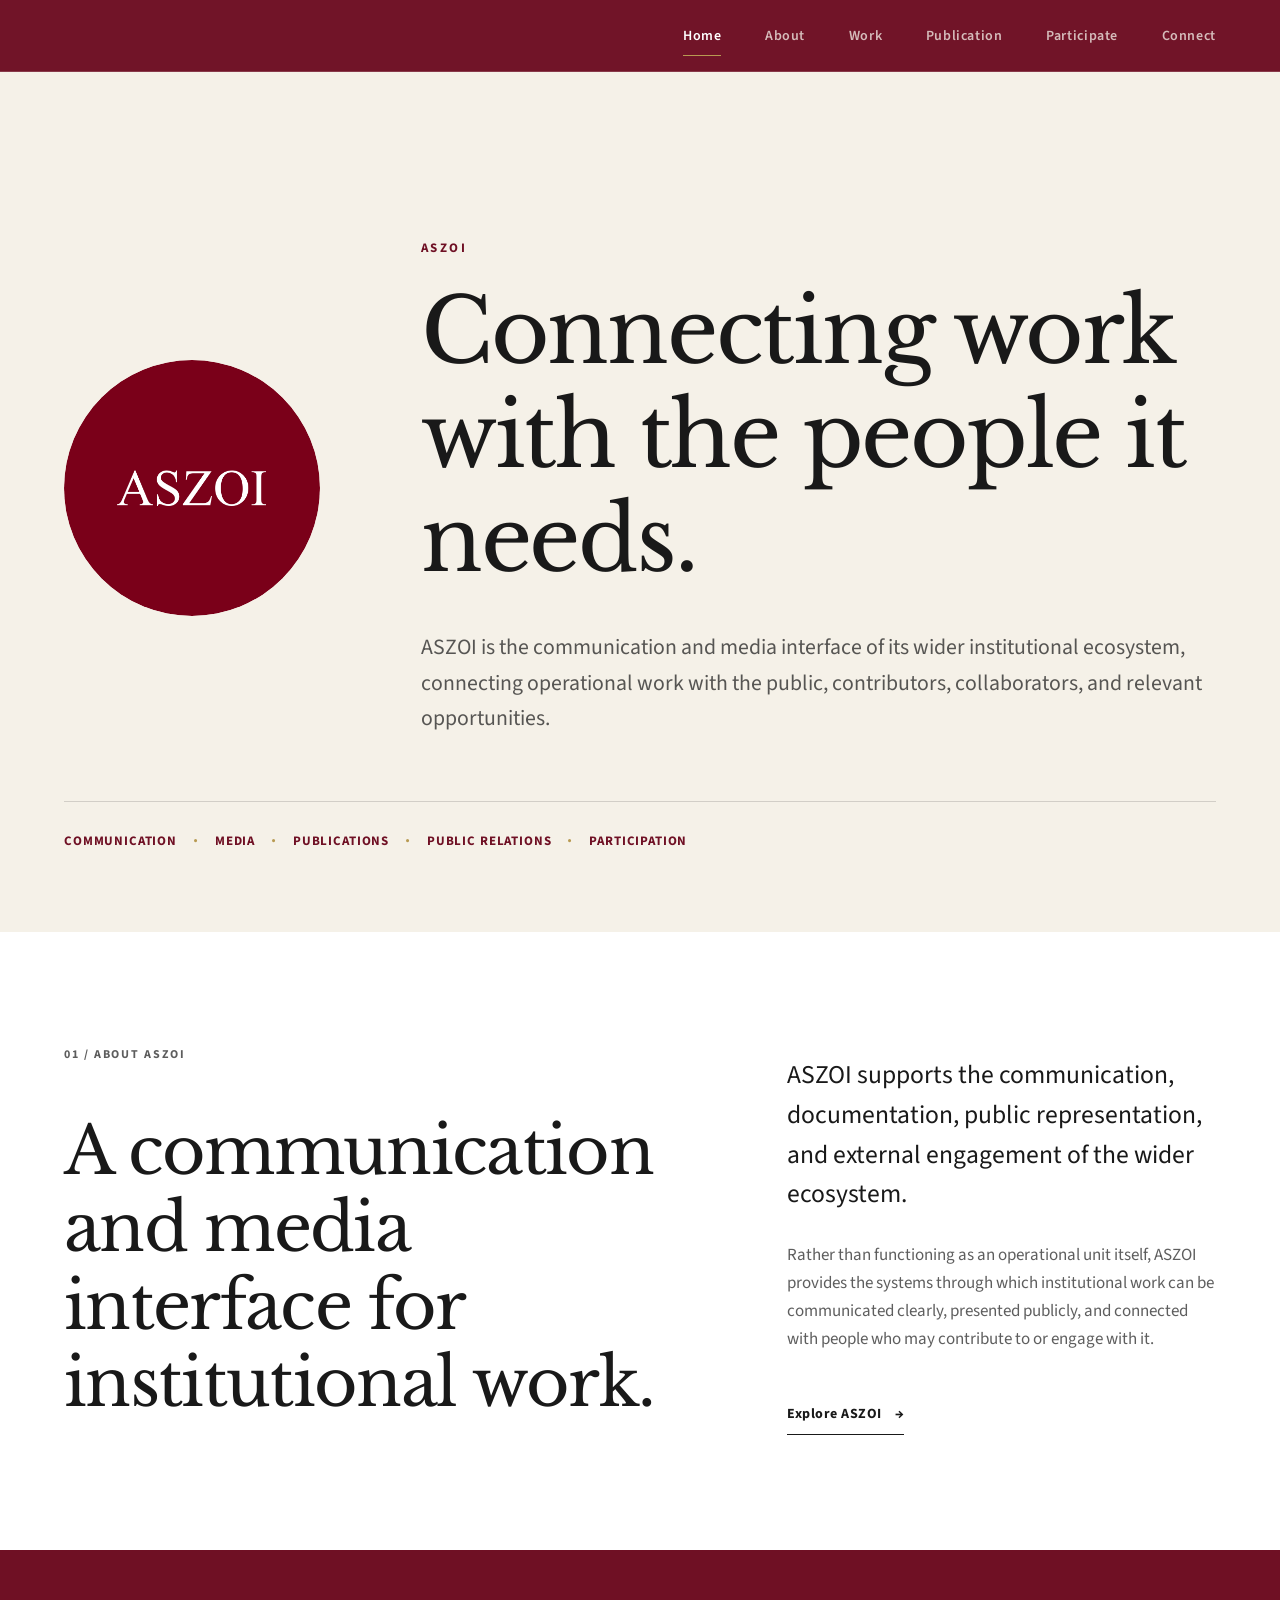
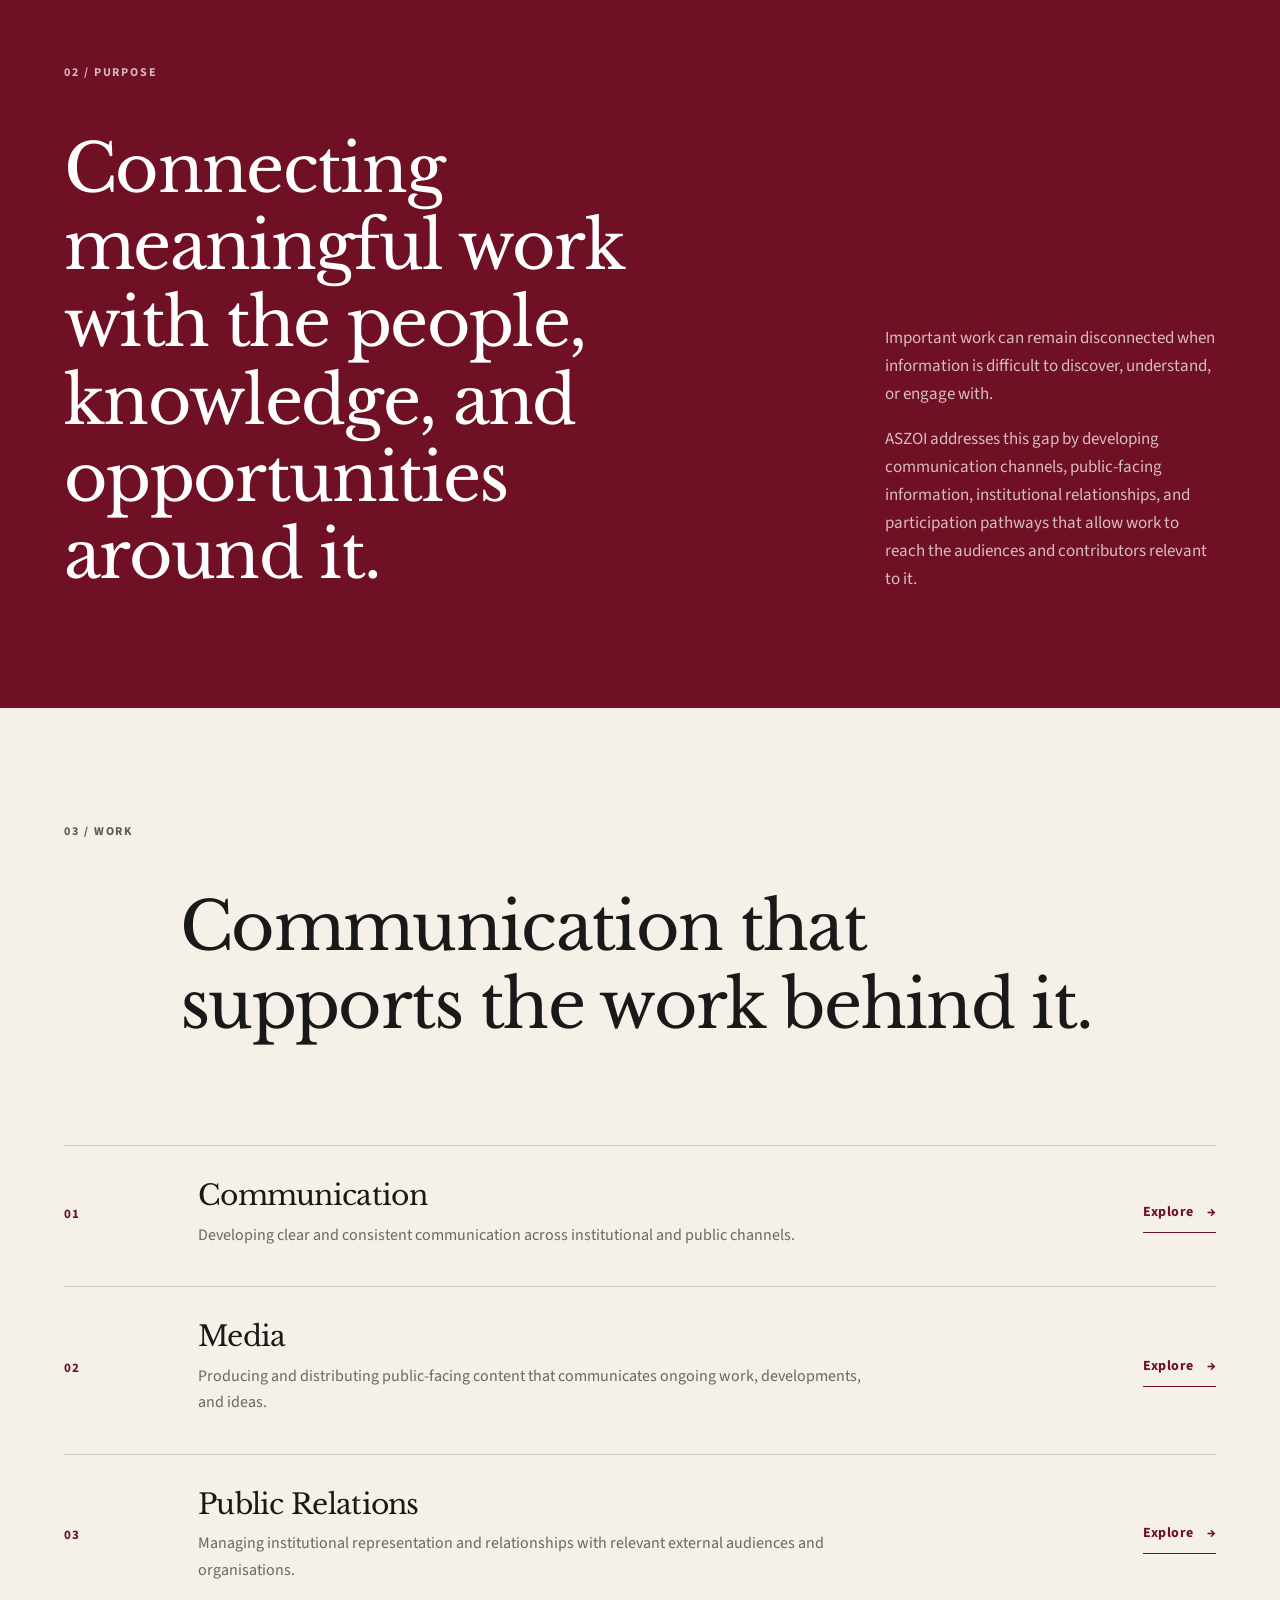
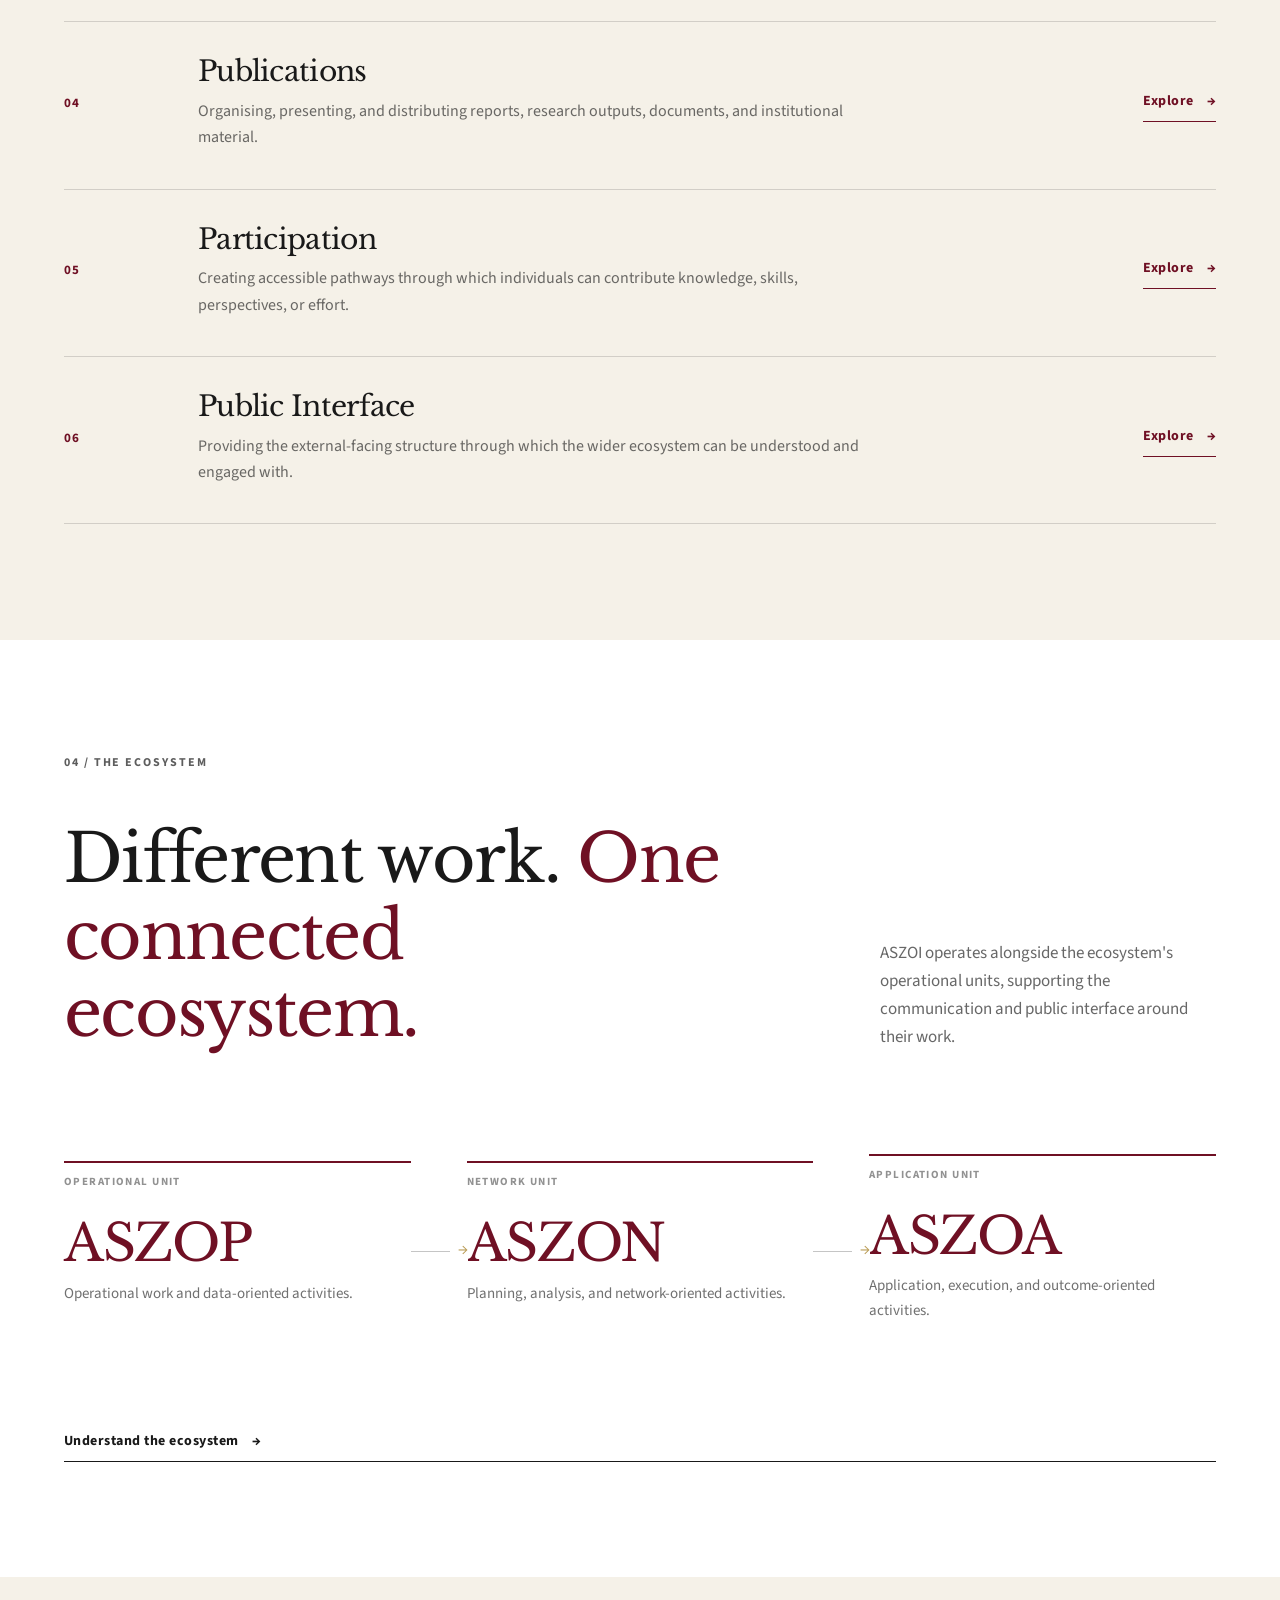
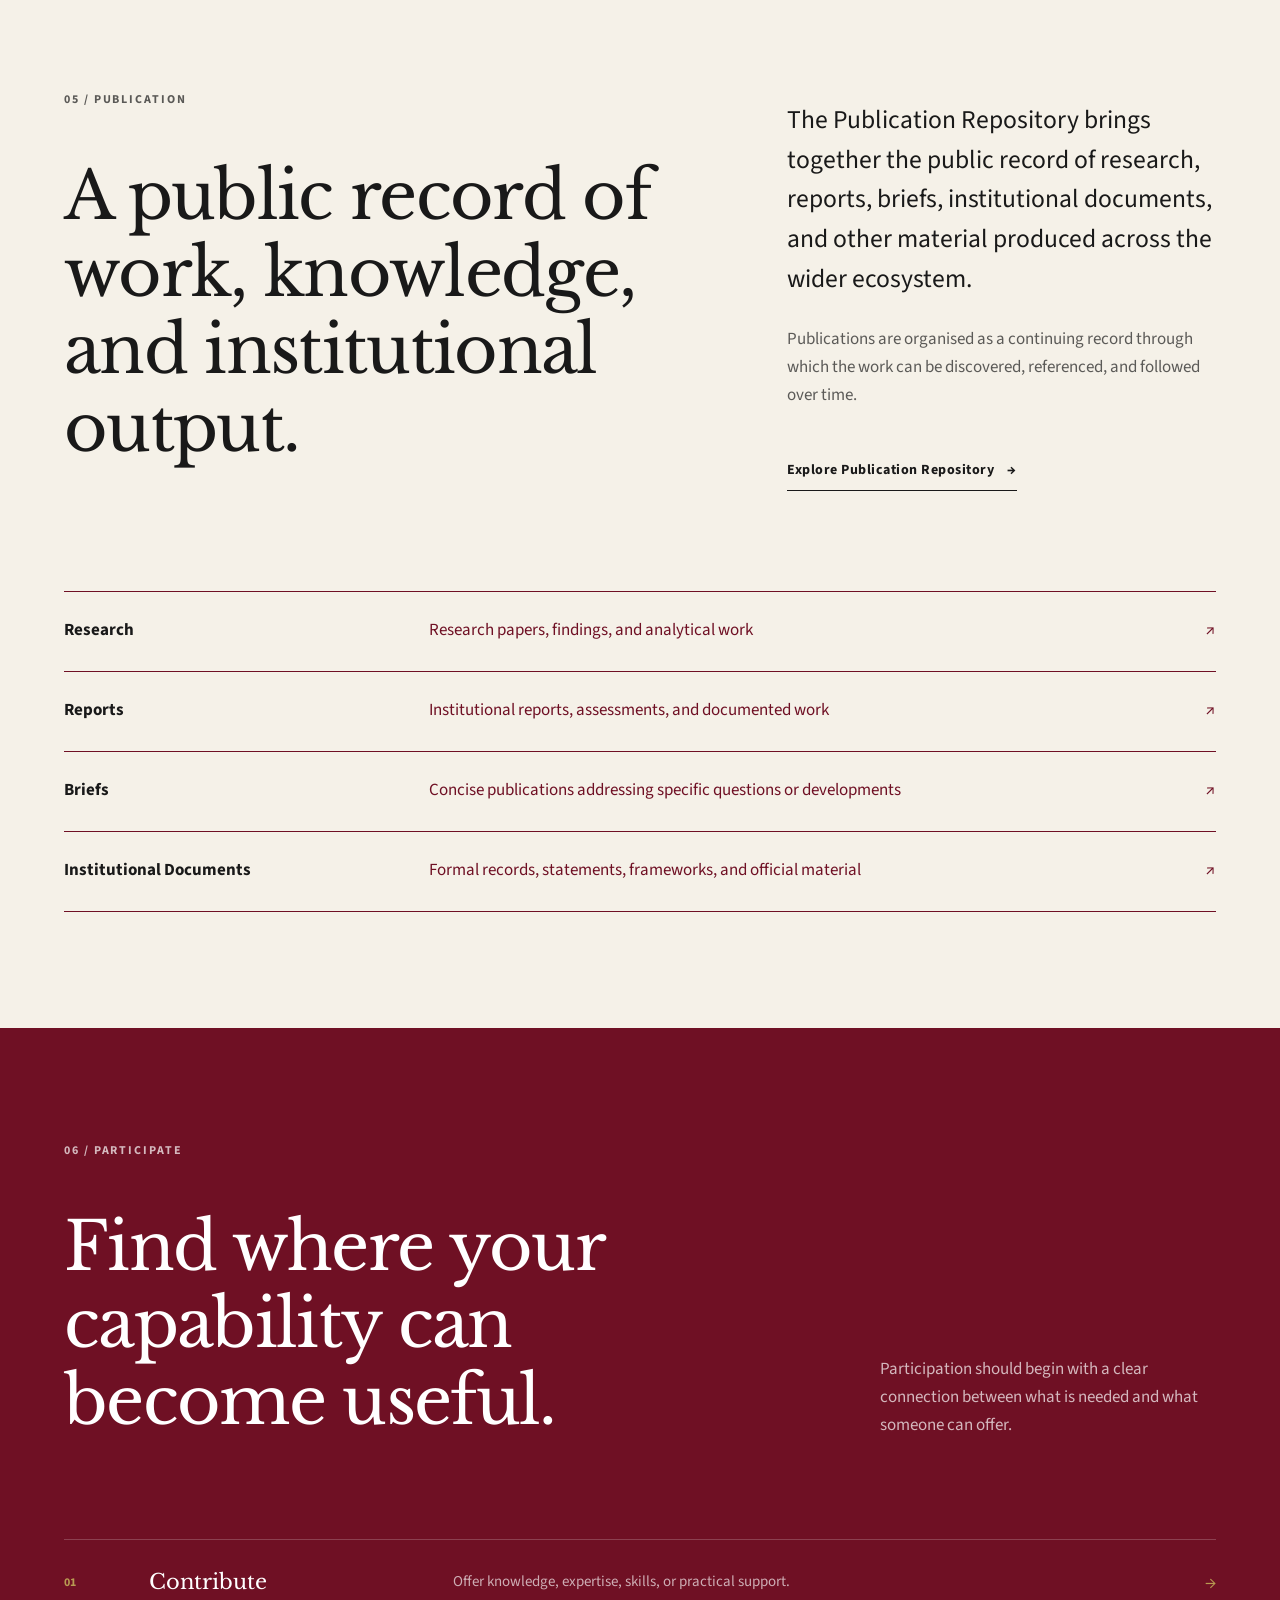
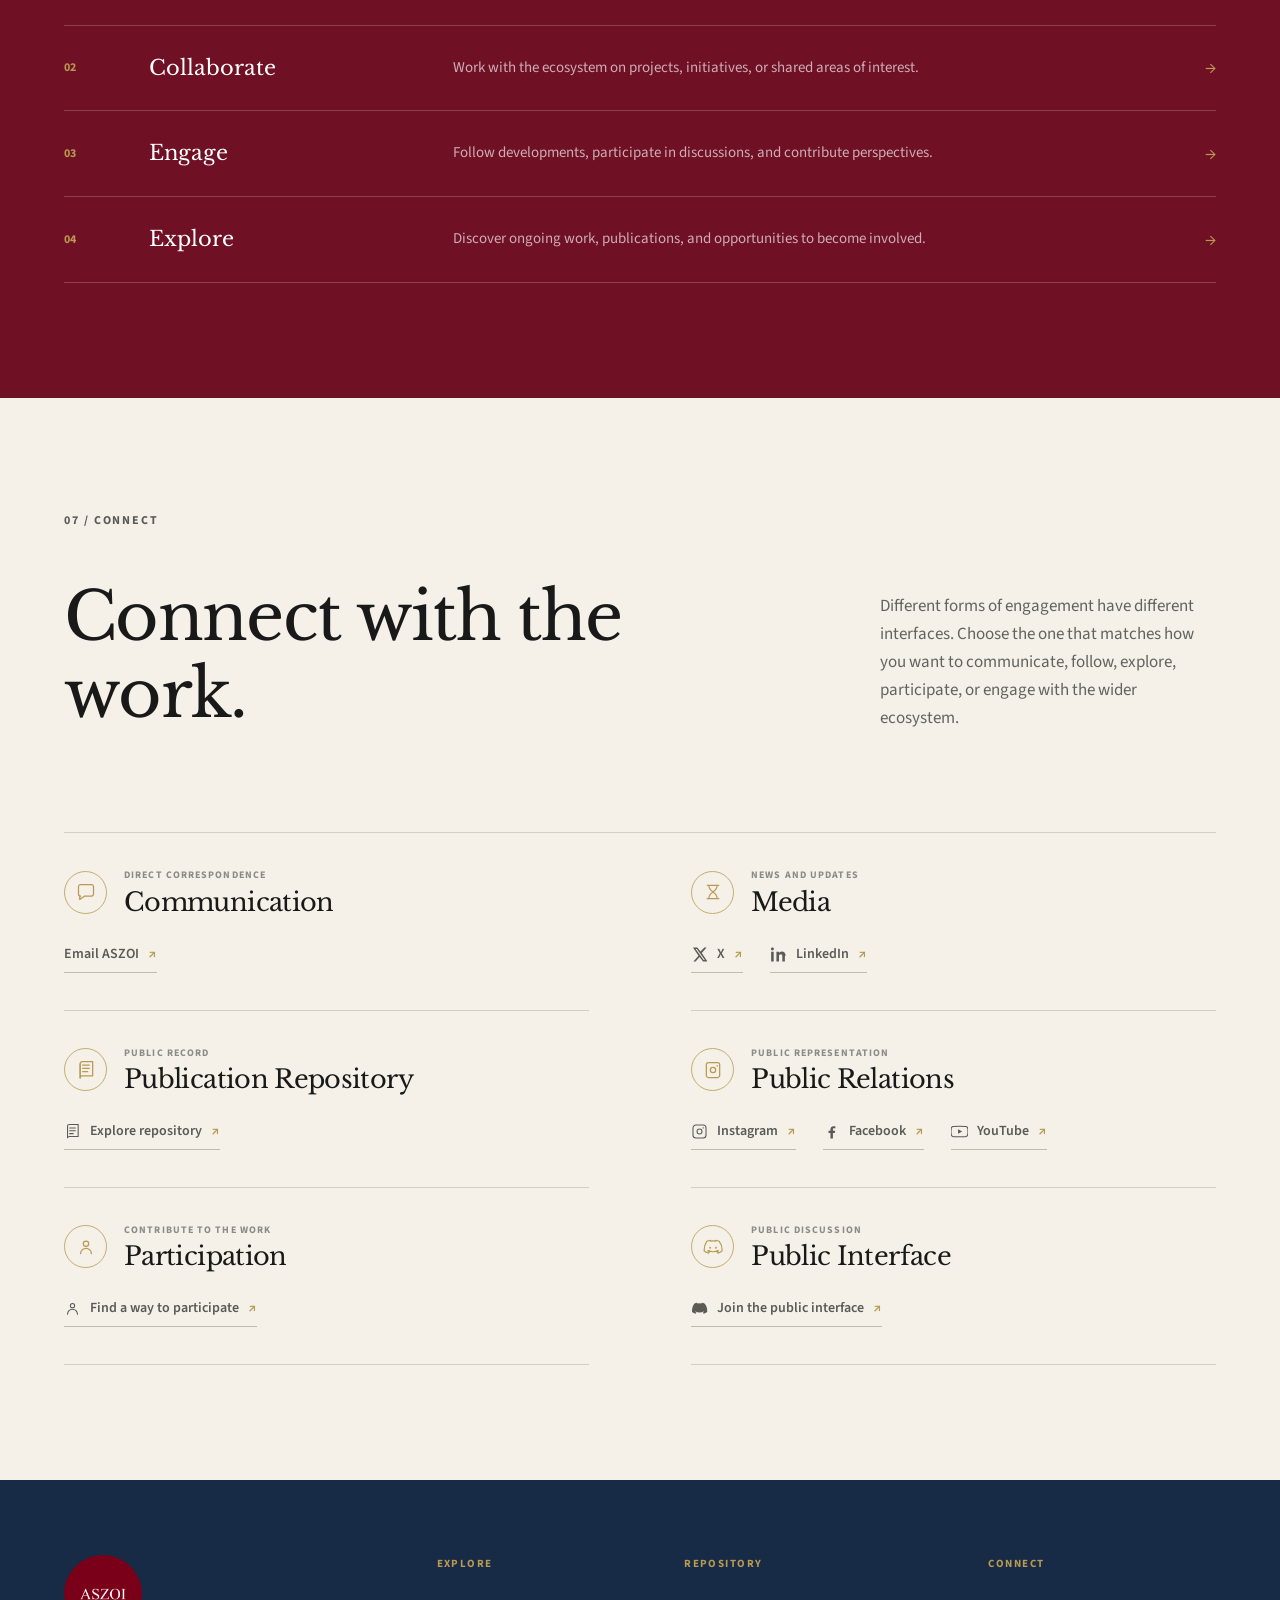
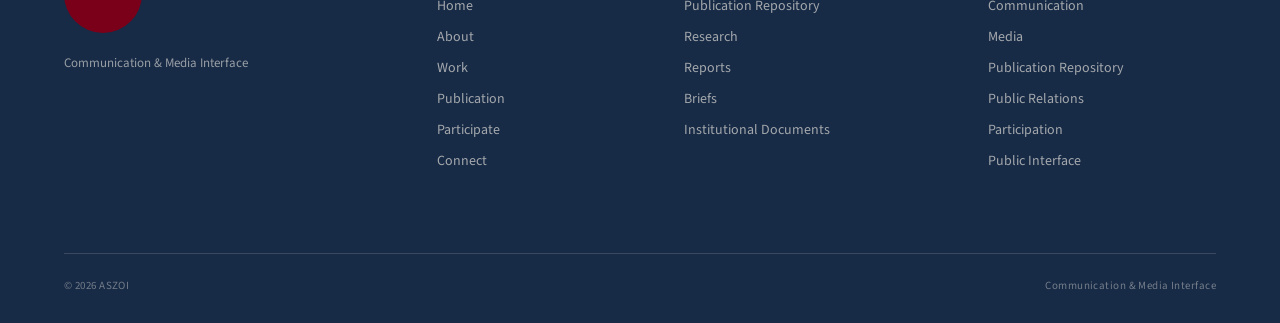
<file: index.html>
<!doctype html>
<html lang="en">

<head>

  <meta charset="utf-8">

  <meta
    name="viewport"
    content="width=device-width, initial-scale=1"
  >

  <meta
    name="description"
    content="ASZOI is the communication and media interface of its wider institutional ecosystem, connecting operational work with the public, contributors, collaborators, and relevant opportunities."
  >

  <meta
    name="theme-color"
    content="#F7F3E8"
  >

  <title>ASZOI — Communication &amp; Media Interface</title>


  <!-- =====================================================
       TYPOGRAPHY
       ===================================================== -->

 <link rel="icon" type="image/png" href="favicon.png">

  <link
    rel="preconnect"
    href="https://fonts.gstatic.com"
    crossorigin
  >

  <link
    href="https://fonts.googleapis.com/css2?family=Libre+Baskerville:wght@400;700&family=Source+Sans+3:wght@400;500;600;700&display=swap"
    rel="stylesheet"
  >


  <!-- =====================================================
       STYLESHEET
       ===================================================== -->

  <link
    rel="stylesheet"
    href="style.css"
  >

</head>


<body>


  <!-- =====================================================
       ACCESSIBILITY
       ===================================================== -->

  <a
    class="skip-link"
    href="#main"
  >
    Skip to content
  </a>


  <!-- =====================================================
       HEADER
       Institutional navigation
       ===================================================== -->

  <header
    class="site-header"
    id="site-header"
  >

    <nav
      class="main-navigation"
      aria-label="Primary navigation"
    >

      <a
        class="nav-link active"
        href="#home"
      >
        Home
      </a>

      <a
        class="nav-link"
        href="#about"
      >
        About
      </a>

      <a
        class="nav-link"
        href="#work"
      >
        Work
      </a>

      <a
        class="nav-link"
        href="#publication"
      >
        Publication
      </a>

      <a
        class="nav-link"
        href="#participate"
      >
        Participate
      </a>

      <a
        class="nav-link"
        href="#connect"
      >
        Connect
      </a>

    </nav>

  </header>



  <!-- =====================================================
       MAIN
       ===================================================== -->

  <main id="main">


    <!-- ===================================================
         HERO
         =================================================== -->

    <section
      class="hero"
      id="home"
      aria-labelledby="hero-title"
    >

      <div class="hero-banner">


        <!-- ASZOI identity -->

        <div class="hero-logo">

          <img
            src="logo.png"
            alt="ASZOI"
            width="220"
            height="220"
          >

        </div>



        <!-- Hero statement -->

        <div class="hero-content">

          <p class="hero-kicker">
            ASZOI
          </p>

          <h1 id="hero-title">
            Connecting work with the people it needs.
          </h1>

          <p class="hero-description">
            ASZOI is the communication and media interface of
            its wider institutional ecosystem, connecting
            operational work with the public, contributors,
            collaborators, and relevant opportunities.
          </p>

        </div>

      </div>



      <!-- Institutional areas -->

      <div
        class="hero-fields"
        aria-label="ASZOI areas of work"
      >

        <span>
          Communication
        </span>

        <span>
          Media
        </span>

        <span>
          Publications
        </span>

        <span>
          Public Relations
        </span>

        <span>
          Participation
        </span>

      </div>

    </section>



    <!-- ===================================================
         01 — ABOUT
         =================================================== -->

    <section
      class="section section-about"
      id="about"
      aria-labelledby="about-title"
    >

      <div class="two-column">


        <!-- Statement -->

        <div class="section-statement">

          <div class="section-label">
            01 / About ASZOI
          </div>

          <h2 id="about-title">
            A communication and media interface for
            institutional work.
          </h2>

        </div>



        <!-- Explanation -->

        <div class="section-copy">

          <p class="lead">
            ASZOI supports the communication, documentation,
            public representation, and external engagement of
            the wider ecosystem.
          </p>

          <p>
            Rather than functioning as an operational unit
            itself, ASZOI provides the systems through which
            institutional work can be communicated clearly,
            presented publicly, and connected with people who
            may contribute to or engage with it.
          </p>

          <a
            class="editorial-link"
            href="#work"
          >
            <span>
              Explore ASZOI
            </span>

            <span aria-hidden="true">
              →
            </span>
          </a>

        </div>

      </div>

    </section>



    <!-- ===================================================
         02 — PURPOSE
         =================================================== -->

    <section
      class="section section-purpose"
      id="purpose"
      aria-labelledby="purpose-title"
    >

      <div class="purpose-layout">


        <!-- Purpose statement -->

        <div>

          <div class="section-label">
            02 / Purpose
          </div>

          <h2 id="purpose-title">
            Connecting meaningful work with the people,
            knowledge, and opportunities around it.
          </h2>

        </div>



        <!-- Purpose explanation -->

        <div class="purpose-copy">

          <p>
            Important work can remain disconnected when
            information is difficult to discover, understand,
            or engage with.
          </p>

          <p>
            ASZOI addresses this gap by developing
            communication channels, public-facing information,
            institutional relationships, and participation
            pathways that allow work to reach the audiences
            and contributors relevant to it.
          </p>

        </div>

      </div>

    </section>



    <!-- ===================================================
         03 — WORK
         =================================================== -->

    <section
      class="section section-work"
      id="work"
      aria-labelledby="work-title"
    >

      <div class="section-label">
        03 / Work
      </div>


      <div class="work-introduction">

        <h2 id="work-title">
          Communication that supports the work behind it.
        </h2>

      </div>



      <!-- Work directory -->

      <div class="work-list">


        <!-- Communication -->

        <article class="work-row">

          <span class="work-number">
            01
          </span>

          <div class="work-content">

            <h3>
              Communication
            </h3>

            <p>
              Developing clear and consistent communication
              across institutional and public channels.
            </p>

          </div>

          <a
            class="editorial-link"
            href="#connect"
            aria-label="Explore Communication"
          >

            <span>
              Explore
            </span>

            <span aria-hidden="true">
              →
            </span>

          </a>

        </article>



        <!-- Media -->

        <article class="work-row">

          <span class="work-number">
            02
          </span>

          <div class="work-content">

            <h3>
              Media
            </h3>

            <p>
              Producing and distributing public-facing content
              that communicates ongoing work, developments,
              and ideas.
            </p>

          </div>

          <a
            class="editorial-link"
            href="#connect"
            aria-label="Explore Media"
          >

            <span>
              Explore
            </span>

            <span aria-hidden="true">
              →
            </span>

          </a>

        </article>



        <!-- Public Relations -->

        <article class="work-row">

          <span class="work-number">
            03
          </span>

          <div class="work-content">

            <h3>
              Public Relations
            </h3>

            <p>
              Managing institutional representation and
              relationships with relevant external audiences
              and organisations.
            </p>

          </div>

          <a
            class="editorial-link"
            href="#connect"
            aria-label="Explore Public Relations"
          >

            <span>
              Explore
            </span>

            <span aria-hidden="true">
              →
            </span>

          </a>

        </article>



        <!-- Publications -->

        <article class="work-row">

          <span class="work-number">
            04
          </span>

          <div class="work-content">

            <h3>
              Publications
            </h3>

            <p>
              Organising, presenting, and distributing reports,
              research outputs, documents, and institutional
              material.
            </p>

          </div>

          <a
            class="editorial-link"
            href="#publication"
            aria-label="Explore Publications"
          >

            <span>
              Explore
            </span>

            <span aria-hidden="true">
              →
            </span>

          </a>

        </article>



        <!-- Participation -->

        <article class="work-row">

          <span class="work-number">
            05
          </span>

          <div class="work-content">

            <h3>
              Participation
            </h3>

            <p>
              Creating accessible pathways through which
              individuals can contribute knowledge, skills,
              perspectives, or effort.
            </p>

          </div>

          <a
            class="editorial-link"
            href="#participate"
            aria-label="Explore Participation"
          >

            <span>
              Explore
            </span>

            <span aria-hidden="true">
              →
            </span>

          </a>

        </article>



        <!-- Public Interface -->

        <article class="work-row">

          <span class="work-number">
            06
          </span>

          <div class="work-content">

            <h3>
              Public Interface
            </h3>

            <p>
              Providing the external-facing structure through
              which the wider ecosystem can be understood and
              engaged with.
            </p>

          </div>

          <a
            class="editorial-link"
            href="#connect"
            aria-label="Explore Public Interface"
          >

            <span>
              Explore
            </span>

            <span aria-hidden="true">
              →
            </span>

          </a>

        </article>


      </div>

    </section>



    <!-- ===================================================
         04 — THE ECOSYSTEM
         =================================================== -->

    <section
      class="section section-ecosystem"
      id="ecosystem"
      aria-labelledby="ecosystem-title"
    >

      <div class="section-label">
        04 / The Ecosystem
      </div>


      <div class="ecosystem-heading">

        <h2 id="ecosystem-title">

          Different work.

          <em>
            One connected ecosystem.
          </em>

        </h2>


        <p>
          ASZOI operates alongside the ecosystem's operational
          units, supporting the communication and public
          interface around their work.
        </p>

      </div>



      <!-- Institutional relationship -->

      <div
        class="ecosystem-line"
        aria-label="Relationship between ASZOI and operational units"
      >


        <!-- ASZOP -->

        <div class="ecosystem-unit">

          <span>
            OPERATIONAL UNIT
          </span>

          <h3>
            ASZOP
          </h3>

          <p>
            Operational work and data-oriented activities.
          </p>

        </div>



        <!-- Connector -->

        <div
          class="ecosystem-connector"
          aria-hidden="true"
        ></div>



        <!-- ASZON -->

        <div class="ecosystem-unit">

          <span>
            NETWORK UNIT
          </span>

          <h3>
            ASZON
          </h3>

          <p>
            Planning, analysis, and network-oriented activities.
          </p>

        </div>



        <!-- Connector -->

        <div
          class="ecosystem-connector"
          aria-hidden="true"
        ></div>



        <!-- ASZOA -->

        <div class="ecosystem-unit">

          <span>
            APPLICATION UNIT
          </span>

          <h3>
            ASZOA
          </h3>

          <p>
            Application, execution, and outcome-oriented
            activities.
          </p>

        </div>


      </div>



      <a
        class="editorial-link"
        href="#about"
      >

        <span>
          Understand the ecosystem
        </span>

        <span aria-hidden="true">
          →
        </span>

      </a>

    </section>



    <!-- ===================================================
         05 — PUBLICATION
         =================================================== -->

    <section
      class="section section-publication"
      id="publication"
      aria-labelledby="publication-title"
    >

      <div class="two-column">


        <!-- Publication statement -->

        <div class="section-statement">

          <div class="section-label">
            05 / Publication
          </div>

          <h2 id="publication-title">
            A public record of work, knowledge, and
            institutional output.
          </h2>

        </div>



        <!-- Publication explanation -->

        <div class="section-copy">

          <p class="lead">
            The Publication Repository brings together the
            public record of research, reports, briefs,
            institutional documents, and other material
            produced across the wider ecosystem.
          </p>

          <p>
            Publications are organised as a continuing record
            through which the work can be discovered,
            referenced, and followed over time.
          </p>

          <a
            class="editorial-link"
            href="#connect"
          >

            <span>
              Explore Publication Repository
            </span>

            <span aria-hidden="true">
              →
            </span>

          </a>

        </div>

      </div>



      <!-- Publication directory -->

      <div class="publication-list">


        <a href="#connect">

          <strong>
            Research
          </strong>

          <span>
            Research papers, findings, and analytical work
          </span>

          <span aria-hidden="true">
            ↗
          </span>

        </a>



        <a href="#connect">

          <strong>
            Reports
          </strong>

          <span>
            Institutional reports, assessments, and documented
            work
          </span>

          <span aria-hidden="true">
            ↗
          </span>

        </a>



        <a href="#connect">

          <strong>
            Briefs
          </strong>

          <span>
            Concise publications addressing specific questions
            or developments
          </span>

          <span aria-hidden="true">
            ↗
          </span>

        </a>



        <a href="#connect">

          <strong>
            Institutional Documents
          </strong>

          <span>
            Formal records, statements, frameworks, and
            official material
          </span>

          <span aria-hidden="true">
            ↗
          </span>

        </a>


      </div>

    </section>



    <!-- ===================================================
         06 — PARTICIPATE
         =================================================== -->

    <section
      class="section section-participate"
      id="participate"
      aria-labelledby="participation-title"
    >

      <div class="section-label">
        06 / Participate
      </div>


      <div class="participate-heading">

        <h2 id="participation-title">
          Find where your capability can become useful.
        </h2>

        <p>
          Participation should begin with a clear connection
          between what is needed and what someone can offer.
        </p>

      </div>



      <!-- Participation pathways -->

      <div class="participation-list">


        <a href="#connect">

          <span>
            01
          </span>

          <span>
            Contribute
          </span>

          <small>
            Offer knowledge, expertise, skills, or practical
            support.
          </small>

          <b aria-hidden="true">
            →
          </b>

        </a>



        <a href="#connect">

          <span>
            02
          </span>

          <span>
            Collaborate
          </span>

          <small>
            Work with the ecosystem on projects, initiatives,
            or shared areas of interest.
          </small>

          <b aria-hidden="true">
            →
          </b>

        </a>



        <a href="#connect">

          <span>
            03
          </span>

          <span>
            Engage
          </span>

          <small>
            Follow developments, participate in discussions,
            and contribute perspectives.
          </small>

          <b aria-hidden="true">
            →
          </b>

        </a>



        <a href="#publication">

          <span>
            04
          </span>

          <span>
            Explore
          </span>

          <small>
            Discover ongoing work, publications, and
            opportunities to become involved.
          </small>

          <b aria-hidden="true">
            →
          </b>

        </a>


      </div>

    </section>



    <!-- ===================================================
         07 — CONNECT
         =================================================== -->

    <section
      class="section section-connect"
      id="connect"
      aria-labelledby="connect-title"
    >

      <div class="section-label">
        07 / Connect
      </div>


      <div class="connect-heading">

        <h2 id="connect-title">
          Connect with the work.
        </h2>

        <p>
          Different forms of engagement have different
          interfaces. Choose the one that matches how you
          want to communicate, follow, explore, participate,
          or engage with the wider ecosystem.
        </p>

      </div>



      <!-- =================================================
           CONNECT DIRECTORY
           ================================================= -->

      <div class="connect-directory">



        <!-- =================================================
             COMMUNICATION
             ================================================= -->

        <div class="connect-entry">

          <div class="connect-entry-title">

            <span
              class="connect-symbol"
              aria-hidden="true"
            >

              <svg
                viewBox="0 0 24 24"
                role="img"
              >

                <path
                  d="M3 5.5A2.5 2.5 0 0 1 5.5 3h13A2.5 2.5 0 0 1 21 5.5v9a2.5 2.5 0 0 1-2.5 2.5H10l-5.5 4v-4H5.5A2.5 2.5 0 0 1 3 14.5v-9Z"
                  fill="none"
                  stroke="currentColor"
                  stroke-width="1.5"
                  stroke-linejoin="round"
                />

              </svg>

            </span>


            <div>

              <small>
                Direct correspondence
              </small>

              <h3>
                Communication
              </h3>

            </div>

          </div>


          <div class="connect-entry-links">

            <a
              class="connect-entry-link"
              href="mailto:aszoneofinformation@gmail.com"
            >

              <span>
                Email ASZOI
              </span>

              <span aria-hidden="true">
                ↗
              </span>

            </a>

          </div>

        </div>



        <!-- =================================================
             MEDIA
             X + LINKEDIN
             ================================================= -->

        <div class="connect-entry">

          <div class="connect-entry-title">

            <span
              class="connect-symbol"
              aria-hidden="true"
            >

              <svg
                viewBox="0 0 24 24"
              >

                <path
                  d="M5 4h14M5 20h14M7 4c0 4 2 6 5 8 3 2 5 4 5 8M17 4c0 4-2 6-5 8-3 2-5 4-5 8"
                  fill="none"
                  stroke="currentColor"
                  stroke-width="1.4"
                  stroke-linecap="round"
                />

              </svg>

            </span>


            <div>

              <small>
                News and updates
              </small>

              <h3>
                Media
              </h3>

            </div>

          </div>


          <div class="connect-entry-links">


            <!-- X -->

            <a
              class="connect-entry-link"
              href="https://x.com/ASZOI26"
              target="_blank"
              rel="noopener noreferrer"
              aria-label="ASZOI on X"
            >

              <svg
                viewBox="0 0 24 24"
                aria-hidden="true"
              >

                <path
                  d="M18.9 2H22l-6.8 7.8L23.2 22h-6.2l-4.9-6.4L6.5 22H3.4l7.2-8.2L2.8 2H9l4.4 5.8L18.9 2Zm-1.1 17.8h1.7L8.3 4.1H6.5l11.3 15.7Z"
                  fill="currentColor"
                />

              </svg>

              <span>
                X
              </span>

              <span aria-hidden="true">
                ↗
              </span>

            </a>



            <!-- LinkedIn -->

            <a
              class="connect-entry-link"
              href="https://www.linkedin.com/in/as-zoi-a88281432/"
              target="_blank"
              rel="noopener noreferrer"
              aria-label="ASZOI on LinkedIn"
            >

              <svg
                viewBox="0 0 24 24"
                aria-hidden="true"
              >

                <path
                  d="M5.2 8.2H1.6V22h3.6V8.2ZM3.4 2A2.1 2.1 0 1 0 3.4 6.2 2.1 2.1 0 0 0 3.4 2ZM22 14.1c0-4.2-2.2-6.2-5.2-6.2-2.4 0-3.5 1.3-4.1 2.2V8.2H9.1V22h3.6v-6.8c0-1.8.3-3.5 2.5-3.5 2.2 0 2.2 2 2.2 3.6V22H21v-7.9Z"
                  fill="currentColor"
                />

              </svg>

              <span>
                LinkedIn
              </span>

              <span aria-hidden="true">
                ↗
              </span>

            </a>

          </div>

        </div>



        <!-- =================================================
             PUBLICATION REPOSITORY
             ================================================= -->

        <div class="connect-entry">

          <div class="connect-entry-title">

            <span
              class="connect-symbol"
              aria-hidden="true"
            >

              <svg
                viewBox="0 0 24 24"
              >

                <path
                  d="M5 4.5A2.5 2.5 0 0 1 7.5 2H20v17H7.5A2.5 2.5 0 0 0 5 21.5v-17Z"
                  fill="none"
                  stroke="currentColor"
                  stroke-width="1.5"
                  stroke-linejoin="round"
                />

                <path
                  d="M5 4.5v17M8 6h8M8 10h8M8 14h6"
                  fill="none"
                  stroke="currentColor"
                  stroke-width="1.5"
                  stroke-linecap="round"
                />

              </svg>

            </span>


            <div>

              <small>
                Public record
              </small>

              <h3>
                Publication Repository
              </h3>

            </div>

          </div>


          <div class="connect-entry-links">

            <a
              class="connect-entry-link"
              href="#publication"
            >

              <svg
                viewBox="0 0 24 24"
                aria-hidden="true"
              >

                <path
                  d="M5 4.5A2.5 2.5 0 0 1 7.5 2H20v17H7.5A2.5 2.5 0 0 0 5 21.5v-17Z"
                  fill="none"
                  stroke="currentColor"
                  stroke-width="1.5"
                />

                <path
                  d="M8 7h8M8 11h8M8 15h5"
                  fill="none"
                  stroke="currentColor"
                  stroke-width="1.5"
                  stroke-linecap="round"
                />

              </svg>

              <span>
                Explore repository
              </span>

              <span aria-hidden="true">
                ↗
              </span>

            </a>

          </div>

        </div>



        <!-- =================================================
             PUBLIC RELATIONS
             INSTAGRAM FACEBOOK YOUTUBE
             ================================================= -->

        <div class="connect-entry">

          <div class="connect-entry-title">

            <span
              class="connect-symbol"
              aria-hidden="true"
            >

              <svg
                viewBox="0 0 24 24"
              >

                <path
                  d="M4 5.5A2.5 2.5 0 0 1 6.5 3h11A2.5 2.5 0 0 1 20 5.5v13a2.5 2.5 0 0 1-2.5 2.5h-11A2.5 2.5 0 0 1 4 18.5v-13Z"
                  fill="none"
                  stroke="currentColor"
                  stroke-width="1.5"
                />

                <circle
                  cx="12"
                  cy="12"
                  r="3.2"
                  fill="none"
                  stroke="currentColor"
                  stroke-width="1.5"
                />

                <circle
                  cx="17"
                  cy="7"
                  r="1"
                  fill="currentColor"
                />

              </svg>

            </span>


            <div>

              <small>
                Public representation
              </small>

              <h3>
                Public Relations
              </h3>

            </div>

          </div>


          <div class="connect-entry-links">


            <!-- Instagram -->

            <a
              class="connect-entry-link"
              href="https://www.instagram.com/aszoneofinformation/"
              target="_blank"
              rel="noopener noreferrer"
              aria-label="ASZOI on Instagram"
            >

              <svg
                viewBox="0 0 24 24"
                aria-hidden="true"
              >

                <path
                  d="M7 2.8h10A4.2 4.2 0 0 1 21.2 7v10a4.2 4.2 0 0 1-4.2 4.2H7A4.2 4.2 0 0 1 2.8 17V7A4.2 4.2 0 0 1 7 2.8Z"
                  fill="none"
                  stroke="currentColor"
                  stroke-width="1.5"
                />

                <circle
                  cx="12"
                  cy="12"
                  r="3.5"
                  fill="none"
                  stroke="currentColor"
                  stroke-width="1.5"
                />

                <circle
                  cx="17.2"
                  cy="6.9"
                  r="1"
                  fill="currentColor"
                />

              </svg>

              <span>
                Instagram
              </span>

              <span aria-hidden="true">
                ↗
              </span>

            </a>



            <!-- Facebook -->

            <a
              class="connect-entry-link"
              href="https://www.facebook.com/profile.php?id=61594106273483&sk=grid"
              target="_blank"
              rel="noopener noreferrer"
              aria-label="ASZOI on Facebook"
            >

              <svg
                viewBox="0 0 24 24"
                aria-hidden="true"
              >

                <path
                  d="M14 22v-8h2.7l.4-3H14V9.1c0-.9.3-1.6 1.7-1.6h1.8V4.8c-.3 0-1.4-.1-2.6-.1-2.6 0-4.4 1.6-4.4 4.5V11H7.8v3h2.7v8H14Z"
                  fill="currentColor"
                />

              </svg>

              <span>
                Facebook
              </span>

              <span aria-hidden="true">
                ↗
              </span>

            </a>



            <!-- YouTube -->

            <a
              class="connect-entry-link"
              href="https://www.youtube.com/@ASZOI"
              target="_blank"
              rel="noopener noreferrer"
              aria-label="ASZOI on YouTube"
            >

              <svg
                viewBox="0 0 24 24"
                aria-hidden="true"
              >

                <path
                  d="M23.5 7.1a3 3 0 0 0-2.1-2.1C19.5 4.5 12 4.5 12 4.5s-7.5 0-9.4.5A3 3 0 0 0 .5 7.1 31 31 0 0 0 0 12a31 31 0 0 0 .5 4.9 3 3 0 0 0 2.1 2.1c1.9.5 9.4.5 9.4.5s7.5 0 9.4-.5a3 3 0 0 0 2.1-2.1A31 31 0 0 0 24 12a31 31 0 0 0-.5-4.9Z"
                  fill="none"
                  stroke="currentColor"
                  stroke-width="1.5"
                />

                <path
                  d="m10 8.8 5.8 3.2-5.8 3.2V8.8Z"
                  fill="currentColor"
                />

              </svg>

              <span>
                YouTube
              </span>

              <span aria-hidden="true">
                ↗
              </span>

            </a>

          </div>

        </div>



        <!-- =================================================
             PARTICIPATION
             ================================================= -->

        <div class="connect-entry">

          <div class="connect-entry-title">

            <span
              class="connect-symbol"
              aria-hidden="true"
            >

              <svg
                viewBox="0 0 24 24"
              >

                <circle
                  cx="12"
                  cy="8"
                  r="3.2"
                  fill="none"
                  stroke="currentColor"
                  stroke-width="1.5"
                />

                <path
                  d="M5.5 20a6.5 6.5 0 0 1 13 0"
                  fill="none"
                  stroke="currentColor"
                  stroke-width="1.5"
                  stroke-linecap="round"
                />

              </svg>

            </span>


            <div>

              <small>
                Contribute to the work
              </small>

              <h3>
                Participation
              </h3>

            </div>

          </div>


          <div class="connect-entry-links">

            <a
              class="connect-entry-link"
              href="#participate"
            >

              <svg
                viewBox="0 0 24 24"
                aria-hidden="true"
              >

                <circle
                  cx="12"
                  cy="8"
                  r="3"
                  fill="none"
                  stroke="currentColor"
                  stroke-width="1.5"
                />

                <path
                  d="M5 20a7 7 0 0 1 14 0"
                  fill="none"
                  stroke="currentColor"
                  stroke-width="1.5"
                  stroke-linecap="round"
                />

              </svg>

              <span>
                Find a way to participate
              </span>

              <span aria-hidden="true">
                ↗
              </span>

            </a>

          </div>

        </div>



        <!-- =================================================
             PUBLIC INTERFACE
             DISCORD
             ================================================= -->

        <div class="connect-entry">

          <div class="connect-entry-title">

            <span
              class="connect-symbol"
              aria-hidden="true"
            >

              <svg
                viewBox="0 0 24 24"
              >

                <path
                  d="M19.5 5.2A16.4 16.4 0 0 0 15.4 4l-.5 1a15.1 15.1 0 0 0-5.8 0l-.5-1a16.4 16.4 0 0 0-4.1 1.2C1.9 9.1 1.2 13 1.5 16.9a16.6 16.6 0 0 0 5 2.5l1.2-1.6c-.7-.3-1.3-.7-1.9-1.1l.5-.4c3.7 1.7 8.1 1.7 11.8 0l.5.4c-.6.4-1.2.8-1.9 1.1l1.2 1.6a16.6 16.6 0 0 0 5-2.5c.3-4.5-.8-8.3-3.4-11.7Z"
                  fill="none"
                  stroke="currentColor"
                  stroke-width="1.4"
                  stroke-linejoin="round"
                />

                <circle
                  cx="8.5"
                  cy="12.9"
                  r="1.1"
                  fill="currentColor"
                />

                <circle
                  cx="15.5"
                  cy="12.9"
                  r="1.1"
                  fill="currentColor"
                />

              </svg>

            </span>


            <div>

              <small>
                Public discussion
              </small>

              <h3>
                Public Interface
              </h3>

            </div>

          </div>


          <div class="connect-entry-links">

            <a
              class="connect-entry-link"
              href="https://discord.gg/8yVcV5ffQ"
              target="_blank"
              rel="noopener noreferrer"
              aria-label="ASZOI public interface on Discord"
            >

              <svg
                viewBox="0 0 24 24"
                aria-hidden="true"
              >

                <path
                  d="M19.5 5.2A16.4 16.4 0 0 0 15.4 4l-.5 1a15.1 15.1 0 0 0-5.8 0l-.5-1a16.4 16.4 0 0 0-4.1 1.2C1.9 9.1 1.2 13 1.5 16.9a16.6 16.6 0 0 0 5 2.5l1.2-1.6c-.7-.3-1.3-.7-1.9-1.1l.5-.4c3.7 1.7 8.1 1.7 11.8 0l.5.4c-.6.4-1.2.8-1.9 1.1l1.2 1.6a16.6 16.6 0 0 0 5-2.5c.3-4.5-.8-8.3-3.4-11.7Z"
                  fill="currentColor"
                />

              </svg>

              <span>
                Join the public interface
              </span>

              <span aria-hidden="true">
                ↗
              </span>

            </a>

          </div>

        </div>


      </div>

    </section>


  </main>



  <!-- =====================================================
       FOOTER
       ===================================================== -->

  <footer class="site-footer">


    <div class="footer-main">


      <!-- Brand -->

      <div class="footer-brand">

        <img
          src="logo.png"
          alt="ASZOI"
          width="78"
          height="78"
        >

        <p>
          Communication &amp; Media Interface
        </p>

      </div>



      <!-- Explore -->

      <div class="footer-column">

        <span class="footer-heading">
          Explore
        </span>

        <a href="#home">
          Home
        </a>

        <a href="#about">
          About
        </a>

        <a href="#work">
          Work
        </a>

        <a href="#publication">
          Publication
        </a>

        <a href="#participate">
          Participate
        </a>

        <a href="#connect">
          Connect
        </a>

      </div>



      <!-- Repository -->

      <div class="footer-column">

        <span class="footer-heading">
          Repository
        </span>

        <a href="#publication">
          Publication Repository
        </a>

        <a href="#publication">
          Research
        </a>

        <a href="#publication">
          Reports
        </a>

        <a href="#publication">
          Briefs
        </a>

        <a href="#publication">
          Institutional Documents
        </a>

      </div>



      <!-- Connect -->

      <div class="footer-column">

        <span class="footer-heading">
          Connect
        </span>

        <a href="#connect">
          Communication
        </a>

        <a href="#connect">
          Media
        </a>

        <a href="#connect">
          Publication Repository
        </a>

        <a href="#connect">
          Public Relations
        </a>

        <a href="#connect">
          Participation
        </a>

        <a href="#connect">
          Public Interface
        </a>

      </div>


    </div>



    <!-- Footer bottom -->

    <div class="footer-bottom">

      <span>
        © <span id="year"></span> ASZOI
      </span>

      <span>
        Communication &amp; Media Interface
      </span>

    </div>


  </footer>



  <!-- =====================================================
       JAVASCRIPT
       ===================================================== -->

  <script src="script.js"></script>

</body>

</html>
</file>
<file: style.css>
/* =========================================================
   ASZOI
   COMMUNICATION & MEDIA INTERFACE

   VISUAL SYSTEM
   ---------------------------------------------------------
   Premium Institutional
   Traditional / Authoritative
   British Institutional
   Editorial
   Restrained
   Open
   ========================================================= */


/* =========================================================
   01 — DESIGN TOKENS
   ========================================================= */

:root {

  /* -------------------------------------------------------
     Core palette
     ------------------------------------------------------- */

  --burgundy: #6F1024;
  --burgundy-dark: #4D0A18;
  --burgundy-deep: #3B0712;

  --paper: #F5F1E8;
  --paper-soft: #EEE9DD;

  --white: #FFFFFF;

  --black: #191919;
  --black-soft: #303030;

  --navy: #172A46;

  --brass: #B89A52;
  --brass-light: #C7AE70;

  --stone: #A9A398;


  /* -------------------------------------------------------
     Typography
     ------------------------------------------------------- */

  --serif:
    "Libre Baskerville",
    Georgia,
    "Times New Roman",
    serif;

  --sans:
    "Source Sans 3",
    Arial,
    Helvetica,
    sans-serif;


  /* -------------------------------------------------------
     Layout
     ------------------------------------------------------- */

  --page-width: 1380px;

  --page-padding:
    clamp(24px, 5vw, 82px);

  --section-padding:
    clamp(88px, 9vw, 145px);


  /* -------------------------------------------------------
     Lines
     ------------------------------------------------------- */

  --line-light:
    rgba(255, 255, 255, 0.20);

  --line-light-strong:
    rgba(255, 255, 255, 0.30);

  --line-dark:
    rgba(25, 25, 25, 0.16);

  --line-dark-strong:
    rgba(25, 25, 25, 0.24);


  /* -------------------------------------------------------
     Motion
     ------------------------------------------------------- */

  --ease:
    cubic-bezier(0.22, 0.61, 0.36, 1);

}


/* =========================================================
   02 — RESET
   ========================================================= */

*,
*::before,
*::after {
  box-sizing: border-box;
}


html {
  scroll-behavior: smooth;
}


body {
  margin: 0;

  background: var(--paper);

  color: var(--black);

  font-family: var(--sans);

  font-size: 17px;

  line-height: 1.65;

  -webkit-font-smoothing: antialiased;
  -moz-osx-font-smoothing: grayscale;
}


body.menu-open {
  overflow: hidden;
}


img,
svg {
  display: block;
}


img {
  max-width: 100%;
}


a {
  color: inherit;

  text-decoration: none;
}


button,
a {
  -webkit-tap-highlight-color: transparent;
}


button {
  font: inherit;
}


::selection {
  background: var(--brass);

  color: var(--black);
}


/* =========================================================
   03 — ACCESSIBILITY
   ========================================================= */

.skip-link {
  position: fixed;

  top: -100px;
  left: 20px;

  z-index: 9999;

  padding: 12px 18px;

  background: var(--black);

  color: var(--white);

  font-size: 14px;

  transition:
    top 180ms var(--ease);
}


.skip-link:focus {
  top: 20px;
}


/* =========================================================
   04 — GLOBAL TYPOGRAPHY
   ========================================================= */

h1,
h2,
h3,
p {
  margin-top: 0;
}


h1,
h2,
h3 {
  font-family: var(--serif);

  font-weight: 400;

  letter-spacing: -0.025em;

  line-height: 1.16;
}


h1 {
  font-size:
    clamp(48px, 7vw, 104px);
}


h2 {
  font-size:
    clamp(40px, 5.2vw, 78px);
}


h3 {
  font-size:
    clamp(22px, 2.2vw, 30px);
}


p {
  max-width: 720px;
}


.lead {
  font-size:
    clamp(20px, 2vw, 27px);

  line-height: 1.55;
}


/* =========================================================
   05 — GLOBAL LAYOUT
   ========================================================= */

.section,
.hero {
  padding-left:
    var(--page-padding);

  padding-right:
    var(--page-padding);
}


.section {
  position: relative;

  padding-top:
    var(--section-padding);

  padding-bottom:
    var(--section-padding);
}


.section > *,
.hero > * {
  width:
    min(100%, var(--page-width));

  margin-left: auto;
  margin-right: auto;
}


/* =========================================================
   06 — HEADER
   ---------------------------------------------------------
   Burgundy institutional navigation
   ========================================================= */

.site-header {
  position: sticky;

  top: 0;

  z-index: 1000;

  width: 100%;

  min-height: 72px;

  display: flex;

  align-items: center;

  justify-content: center;

  padding:
    0 var(--page-padding);

  background:
    rgba(111, 16, 36, 0.98);

  color: var(--paper);

  border-bottom:
    1px solid
    rgba(255, 255, 255, 0.16);

  transition:
    min-height 220ms var(--ease),
    box-shadow 220ms var(--ease);
}


.site-header.is-scrolled {
  min-height: 64px;

  box-shadow:
    0 5px 24px
    rgba(0, 0, 0, 0.10);
}


/* ---------------------------------------------------------
   Navigation
   --------------------------------------------------------- */

.main-navigation,
.nav-links {
  width:
    min(100%, var(--page-width));

  display: flex;

  align-items: center;

  justify-content: flex-end;

  gap:
    clamp(24px, 3.4vw, 54px);
}


.nav-link {
  position: relative;

  padding:
    22px 0 20px;

  color:
    rgba(245, 241, 232, 0.76);

  font-family: var(--sans);

  font-size: 14px;

  font-weight: 600;

  letter-spacing: 0.045em;

  white-space: nowrap;

  transition:
    color 180ms var(--ease);
}


.nav-link::after {
  content: "";

  position: absolute;

  left: 0;
  right: 100%;

  bottom: 12px;

  height: 1px;

  background: var(--brass);

  transition:
    right 220ms var(--ease);
}


.nav-link:hover,
.nav-link.active {
  color: var(--white);
}


.nav-link:hover::after,
.nav-link.active::after {
  right: 0;
}


/* ---------------------------------------------------------
   Mobile menu toggle
   --------------------------------------------------------- */

.menu-toggle {
  display: none;

  border: 0;

  background: transparent;

  color: var(--paper);

  cursor: pointer;
}


/* =========================================================
   07 — HERO
   ---------------------------------------------------------
   Paper / Ivory
   ========================================================= */

.hero {
  background: var(--paper);

  color: var(--black);

  padding-top:
    clamp(70px, 8vw, 115px);

  padding-bottom:
    clamp(55px, 6vw, 85px);
}


.hero-banner {
  position: relative;

  min-height:
    clamp(460px, 48vw, 660px);

  display: grid;

  grid-template-columns:
    minmax(180px, 0.32fr)
    minmax(0, 1fr);

  align-items: center;

  gap:
    clamp(45px, 8vw, 130px);

  padding:
    clamp(35px, 5vw, 70px) 0;
}


/* ---------------------------------------------------------
   Hero logo
   --------------------------------------------------------- */

.hero-logo {
  width:
    clamp(170px, 20vw, 260px);

  aspect-ratio: 1 / 1;

  border-radius: 50%;

  overflow: hidden;

  display: flex;

  align-items: center;

  justify-content: center;

  flex-shrink: 0;
}


.hero-logo img {
  width: 100%;
  height: 100%;

  object-fit: cover;

  border-radius: 50%;
}


/* ---------------------------------------------------------
   Hero content
   --------------------------------------------------------- */

.hero-content {
  max-width: 940px;
}


.hero-kicker {
  margin-bottom: 20px;

  color: var(--burgundy);

  font-family: var(--sans);

  font-size: 13px;

  font-weight: 700;

  letter-spacing: 0.19em;

  text-transform: uppercase;
}


.hero-content h1 {
  margin-bottom:
    clamp(26px, 3vw, 38px);

  max-width: 950px;

  color: var(--black);
}


.hero-description {
  max-width: 790px;

  margin-bottom: 0;

  color:
    rgba(25, 25, 25, 0.72);

  font-size:
    clamp(18px, 1.7vw, 23px);

  line-height: 1.65;
}


/* ---------------------------------------------------------
   Hero fields
   --------------------------------------------------------- */

.hero-fields {
  display: flex;

  flex-wrap: wrap;

  align-items: center;

  gap: 0;

  padding-top: 25px;

  border-top:
    1px solid
    var(--line-dark);
}


.hero-fields span {
  display: inline-flex;

  align-items: center;

  color: var(--burgundy);

  font-family: var(--sans);

  font-size: 13px;

  font-weight: 700;

  letter-spacing: 0.065em;

  text-transform: uppercase;
}


.hero-fields span:not(:last-child)::after {
  content: "·";

  margin:
    0 16px;

  color: var(--brass);

  font-size: 17px;
}


/* =========================================================
   08 — SECTION LABELS
   ========================================================= */

.section-label {
  margin-bottom: 48px;

  color: currentColor;

  font-family: var(--sans);

  font-size: 12px;

  font-weight: 700;

  letter-spacing: 0.16em;

  line-height: 1.4;

  text-transform: uppercase;

  opacity: 0.70;
}


/* =========================================================
   09 — ABOUT
   ---------------------------------------------------------
   Paper / Ivory
   ========================================================= */

.section-about {
  background: var(--white);

  color: var(--black);
}


.two-column {
  display: grid;

  grid-template-columns:
    minmax(0, 1fr)
    minmax(300px, 0.72fr);

  gap:
    clamp(55px, 10vw, 150px);

  align-items: start;
}


.section-statement h2 {
  max-width: 850px;

  margin-bottom: 0;

  color: var(--black);
}


.section-copy {
  padding-top: 9px;
}


.section-copy p {
  color:
    rgba(25, 25, 25, 0.70);
}


.section-copy .lead {
  color: var(--black);
}


/* =========================================================
   10 — EDITORIAL LINKS
   ---------------------------------------------------------
   No boxes / no pills
   ========================================================= */

.editorial-link {
  position: relative;

  display: inline-flex;

  align-items: center;

  gap: 13px;

  margin-top: 28px;

  padding:
    5px 0 8px;

  color: currentColor;

  font-family: var(--sans);

  font-size: 14px;

  font-weight: 700;

  letter-spacing: 0.035em;

  border-bottom:
    1px solid
    currentColor;

  transition:
    gap 220ms var(--ease),
    opacity 180ms var(--ease);
}


.editorial-link:hover {
  gap: 19px;

  opacity: 0.72;
}


/* =========================================================
   11 — PURPOSE
   ---------------------------------------------------------
   Burgundy
   ========================================================= */

.section-purpose {
  background: var(--burgundy);

  color: var(--white);
}


.purpose-layout {
  display: grid;

  grid-template-columns:
    minmax(0, 1.15fr)
    minmax(280px, 0.55fr);

  gap:
    clamp(55px, 10vw, 150px);

  align-items: end;
}


.purpose-layout h2 {
  max-width: 900px;

  margin-bottom: 0;

  color: var(--white);
}


.purpose-copy {
  color:
    rgba(255, 255, 255, 0.72);
}


.purpose-copy p:last-child {
  margin-bottom: 0;
}


/* =========================================================
   12 — WORK
   ---------------------------------------------------------
   Paper / Ivory
   ========================================================= */

.section-work {
  background: var(--paper);

  color: var(--black);
}


.work-introduction {
  max-width: 920px;

  margin-bottom:
    clamp(65px, 8vw, 105px);
}


.work-introduction h2 {
  margin-bottom: 0;

  color: var(--black);
}


/* ---------------------------------------------------------
   Work rows
   --------------------------------------------------------- */

.work-list {
  border-top:
    1px solid
    var(--line-dark);
}


.work-row {
  display: grid;

  grid-template-columns:
    70px
    minmax(0, 1fr)
    auto;

  gap:
    clamp(25px, 5vw, 80px);

  align-items: center;

  padding:
    34px 0 38px;

  border-bottom:
    1px solid
    var(--line-dark);
}


.work-number {
  color: var(--burgundy);

  font-family: var(--sans);

  font-size: 13px;

  font-weight: 700;

  letter-spacing: 0.08em;
}


.work-content h3 {
  margin-bottom: 9px;

  color: var(--black);
}


.work-content p {
  max-width: 680px;

  margin-bottom: 0;

  color:
    rgba(25, 25, 25, 0.64);

  font-size: 16px;
}


.work-row .editorial-link {
  margin-top: 0;

  white-space: nowrap;

  color: var(--burgundy);
}


/* =========================================================
   13 — ECOSYSTEM
   ---------------------------------------------------------
   White
   ========================================================= */

.section-ecosystem {
  background: var(--white);

  color: var(--black);
}


.ecosystem-heading {
  display: grid;

  grid-template-columns:
    minmax(0, 1fr)
    minmax(270px, 0.48fr);

  gap:
    clamp(50px, 9vw, 140px);

  align-items: end;

  margin-bottom:
    clamp(65px, 8vw, 105px);
}


.ecosystem-heading h2 {
  max-width: 900px;

  margin-bottom: 0;
}


.ecosystem-heading h2 em {
  color: var(--burgundy);

  font-style: normal;
}


.ecosystem-heading p {
  margin-bottom: 0;

  color:
    rgba(25, 25, 25, 0.66);
}


/* ---------------------------------------------------------
   Ecosystem relationship
   --------------------------------------------------------- */

.ecosystem-line {
  display: grid;

  grid-template-columns:
    minmax(0, 1fr)
    minmax(45px, 0.16fr)
    minmax(0, 1fr)
    minmax(45px, 0.16fr)
    minmax(0, 1fr);

  align-items: center;

  margin-bottom: 48px;
}


.ecosystem-unit {
  min-height: 180px;

  padding:
    10px 0 25px;

  border-top:
    2px solid
    var(--burgundy);
}


.ecosystem-unit > span {
  display: block;

  margin-bottom: 23px;

  color:
    rgba(25, 25, 25, 0.48);

  font-family: var(--sans);

  font-size: 11px;

  font-weight: 700;

  letter-spacing: 0.13em;

  text-transform: uppercase;
}


.ecosystem-unit h3 {
  margin-bottom: 8px;

  color: var(--burgundy);

  font-size:
    clamp(30px, 4vw, 52px);
}


.ecosystem-unit p {
  margin-bottom: 0;

  color:
    rgba(25, 25, 25, 0.62);

  font-size: 15px;
}


.ecosystem-connector {
  position: relative;

  height: 1px;

  background:
    rgba(25, 25, 25, 0.25);
}


.ecosystem-connector::after {
  content: "→";

  position: absolute;

  right: -1px;

  top: 50%;

  transform:
    translateY(-56%);

  padding-left: 8px;

  background: var(--white);

  color: var(--brass);

  font-size: 16px;
}


/* =========================================================
   14 — PUBLICATION
   ---------------------------------------------------------
   Burgundy archive / institutional records

   IMPORTANT:
   Burgundy background
   White primary text
   Muted white secondary text
   Brass action
   ========================================================= */

.section-publication {
  background: var(--paper);
  color: var(--black);
}


/* ---------------------------------------------------------
   Publication list
   --------------------------------------------------------- */

.publication-list {
  margin-top:
    clamp(62px, 8vw, 100px);

  border-top:
    1px solid
    var(--burgundy);
}


/* ---------------------------------------------------------
   Publication entry
   --------------------------------------------------------- */

.publication-list a {
  display: grid;

  grid-template-columns:
    minmax(170px, 0.45fr)
    minmax(0, 1fr)
    auto;

  gap: 30px;

  align-items: center;

  padding:
    24px 0 27px;

  color: var(--burgundy);

  border-bottom:
    1px solid
    var(--burgundy);

  transition:
    padding-left 220ms var(--ease);
}


/* ---------------------------------------------------------
   Publication hover
   --------------------------------------------------------- */

.publication-list a:hover {
  padding-left: 10px;
}


/* ---------------------------------------------------------
   Publication title
   --------------------------------------------------------- */

.publication-list strong {
  color: var(--black);
}
  font-family: var(--serif);

  font-size: 20px;

  font-weight: 400;

  line-height: 1.35;
}


/* ---------------------------------------------------------
   Publication description
   --------------------------------------------------------- */

color: rgba(255, 255, 255, 0.68);

  font-family: var(--sans);

  font-size: 15px;

  line-height: 1.55;
}


/* ---------------------------------------------------------
   Publication action
   --------------------------------------------------------- */

.publication-list span:last-child {
  color: var(--burgundy);
}
  font-family: var(--sans);

  font-size: 18px;

  line-height: 1;

  transition:
    transform 180ms var(--ease);
}


.publication-list a:hover span:last-child {
  transform:
    translateX(4px);
}


/* =========================================================
   15 — PARTICIPATE
   ---------------------------------------------------------
   Burgundy
   ========================================================= */

.section-participate {
  background: var(--burgundy);

  color: var(--white);
}


.participate-heading {
  display: grid;

  grid-template-columns:
    minmax(0, 1fr)
    minmax(280px, 0.48fr);

  gap:
    clamp(50px, 9vw, 140px);

  align-items: end;

  margin-bottom:
    clamp(65px, 8vw, 100px);
}


.participate-heading h2 {
  max-width: 850px;

  margin-bottom: 0;

  color: var(--white);
}


.participate-heading p {
  margin-bottom: 0;

  color:
    rgba(255, 255, 255, 0.70);
}


/* ---------------------------------------------------------
   Participation list
   --------------------------------------------------------- */

.participation-list {
  border-top:
    1px solid
    var(--line-light);
}


.participation-list a {
  display: grid;

  grid-template-columns:
    55px
    minmax(150px, 0.38fr)
    minmax(0, 1fr)
    auto;

  gap: 30px;

  align-items: center;

  padding:
    25px 0;

  color: var(--white);

  border-bottom:
    1px solid
    var(--line-light);

  transition:
    padding-left 220ms var(--ease);
}


.participation-list a:hover {
  padding-left: 10px;
}


.participation-list a > span:first-child {
  color: var(--brass);

  font-size: 12px;

  font-weight: 700;
}


.participation-list a > span:nth-child(2) {
  color: var(--white);

  font-family: var(--serif);

  font-size: 21px;
}


.participation-list small {
  color:
    rgba(255, 255, 255, 0.66);

  font-size: 15px;
}


.participation-list b {
  color: var(--brass);

  font-size: 18px;

  font-weight: 400;
}


/* =========================================================
   16 — CONNECT
   ---------------------------------------------------------
   Paper / Ivory
   ========================================================= */

.section-connect {
  background: var(--paper);

  color: var(--black);
}


.connect-heading {
  display: grid;

  grid-template-columns:
    minmax(0, 1fr)
    minmax(290px, 0.48fr);

  gap:
    clamp(50px, 9vw, 140px);

  align-items: end;

  margin-bottom:
    clamp(65px, 8vw, 100px);
}


.connect-heading h2 {
  max-width: 850px;

  margin-bottom: 0;

  color: var(--black);
}


.connect-heading p {
  margin-bottom: 0;

  color:
    rgba(25, 25, 25, 0.66);
}


/* ---------------------------------------------------------
   Connect directory
   --------------------------------------------------------- */

.connect-directory {
  display: grid;

  grid-template-columns:
    repeat(2, minmax(0, 1fr));

  column-gap:
    clamp(45px, 8vw, 120px);

  border-top:
    1px solid
    var(--line-dark);
}


.connect-entry {
  padding:
    34px 0 37px;

  border-bottom:
    1px solid
    var(--line-dark);
}


/* ---------------------------------------------------------
   Connect heading
   --------------------------------------------------------- */

.connect-entry-title {
  display: flex;

  align-items: center;

  gap: 17px;

  margin-bottom: 22px;
}


.connect-entry-title h3 {
  margin: 0;

  color: var(--black);

  font-size:
    clamp(22px, 2vw, 29px);
}


.connect-entry-title small {
  display: block;

  margin-bottom: 4px;

  color:
    rgba(25, 25, 25, 0.48);

  font-family: var(--sans);

  font-size: 10px;

  font-weight: 700;

  letter-spacing: 0.11em;

  text-transform: uppercase;
}


/* ---------------------------------------------------------
   Institutional icons
   --------------------------------------------------------- */

.connect-symbol {
  width: 43px;
  height: 43px;

  display: inline-flex;

  align-items: center;
  justify-content: center;

  flex-shrink: 0;

  border:
    1px solid
    rgba(184, 154, 82, 0.80);

  border-radius: 50%;

  color: var(--brass);
}


.connect-symbol svg {
  width: 20px;
  height: 20px;
}


/* ---------------------------------------------------------
   Connect links
   --------------------------------------------------------- */

.connect-entry-links {
  display: flex;

  flex-wrap: wrap;

  gap:
    7px 27px;
}


.connect-entry-link {
  display: inline-flex;

  align-items: center;

  gap: 9px;

  width: fit-content;

  padding:
    3px 0 6px;

  color:
    rgba(25, 25, 25, 0.70);

  border-bottom:
    1px solid
    rgba(25, 25, 25, 0.25);

  font-size: 14px;

  font-weight: 600;

  transition:
    color 180ms var(--ease),
    border-color 180ms var(--ease);
}


.connect-entry-link svg {
  width: 17px;
  height: 17px;

  flex-shrink: 0;
}


.connect-entry-link span:last-child {
  color: var(--brass);

  border: 0;

  transition:
    transform 180ms var(--ease);
}


.connect-entry-link:hover {
  color: var(--burgundy);

  border-color: var(--brass);
}


.connect-entry-link:hover span:last-child {
  transform:
    translateX(4px);
}


/* =========================================================
   17 — FOOTER
   ---------------------------------------------------------
   Royal Navy
   ========================================================= */

.site-footer {
  background: var(--navy);

  color: var(--paper);

  padding:
    75px var(--page-padding) 28px;
}


.footer-main {
  width:
    min(100%, var(--page-width));

  margin:
    0 auto 80px;

  display: grid;

  grid-template-columns:
    1.3fr
    0.75fr
    1fr
    1fr;

  gap:
    clamp(35px, 6vw, 100px);
}


/* ---------------------------------------------------------
   Footer brand
   --------------------------------------------------------- */

.footer-brand img {
  width: 78px;
  height: 78px;

  aspect-ratio: 1 / 1;

  object-fit: cover;

  border-radius: 50%;
}


.footer-brand p {
  max-width: 240px;

  margin-top: 20px;

  color:
    rgba(245, 241, 232, 0.58);

  font-size: 13px;
}


/* ---------------------------------------------------------
   Footer columns
   --------------------------------------------------------- */

.footer-column {
  display: flex;

  flex-direction: column;

  align-items: flex-start;

  gap: 8px;
}


.footer-heading {
  margin-bottom: 13px;

  color: var(--brass);

  font-size: 11px;

  font-weight: 700;

  letter-spacing: 0.13em;

  text-transform: uppercase;
}


.footer-column a {
  color:
    rgba(245, 241, 232, 0.63);

  font-size: 14px;

  transition:
    color 180ms var(--ease);
}


.footer-column a:hover {
  color: var(--white);
}


/* ---------------------------------------------------------
   Footer bottom
   --------------------------------------------------------- */

.footer-bottom {
  width:
    min(100%, var(--page-width));

  margin: 0 auto;

  padding-top: 23px;

  border-top:
    1px solid
    rgba(245, 241, 232, 0.16);

  display: flex;

  justify-content: space-between;

  gap: 20px;

  color:
    rgba(245, 241, 232, 0.42);

  font-size: 11px;

  letter-spacing: 0.04em;
}


/* =========================================================
   18 — REVEAL ANIMATION
   ========================================================= */

.reveal {
  opacity: 0;

  transform:
    translateY(18px);

  transition:
    opacity 650ms var(--ease),
    transform 650ms var(--ease);
}


.reveal.is-visible {
  opacity: 1;

  transform:
    translateY(0);
}


/* =========================================================
   19 — TABLET
   ========================================================= */

@media (max-width: 980px) {

  /* -------------------------------------------------------
     Header
     ------------------------------------------------------- */

  .main-navigation,
  .nav-links {
    gap: 24px;
  }


  .nav-link {
    font-size: 13px;
  }


  /* -------------------------------------------------------
     Hero
     ------------------------------------------------------- */

  .hero-banner {
    grid-template-columns:
      150px
      minmax(0, 1fr);

    gap: 45px;
  }


  /* -------------------------------------------------------
     Two-column sections
     ------------------------------------------------------- */

  .two-column,
  .purpose-layout,
  .ecosystem-heading,
  .participate-heading,
  .connect-heading {
    grid-template-columns: 1fr;

    gap: 35px;
  }


  /* -------------------------------------------------------
     Ecosystem
     ------------------------------------------------------- */

  .ecosystem-line {
    grid-template-columns: 1fr;
  }


  .ecosystem-connector {
    width: 100%;

    margin:
      10px 0 25px;
  }


  .ecosystem-connector::after {
    content: "↓";

    right: 0;

    top: -8px;

    transform: none;

    padding-left: 0;

    background: transparent;
  }


  /* -------------------------------------------------------
     Footer
     ------------------------------------------------------- */

  .footer-main {
    grid-template-columns:
      repeat(2, 1fr);
  }

}


/* =========================================================
   20 — MOBILE
   ========================================================= */

@media (max-width: 760px) {

  /* -------------------------------------------------------
     Header
     ------------------------------------------------------- */

  .site-header {
    min-height: 64px;

    justify-content: flex-start;

    padding:
      0 var(--page-padding);
  }


  .main-navigation {
    width: 100%;

    justify-content: space-between;

    gap: 20px;
  }


  .nav-links {
    position: fixed;

    top: 64px;

    left: 0;

    right: 0;

    width: 100%;

    height:
      calc(100vh - 64px);

    display: flex;

    flex-direction: column;

    align-items: flex-start;

    justify-content: flex-start;

    gap: 0;

    padding:
      25px var(--page-padding) 40px;

    background: var(--burgundy-dark);

    overflow-y: auto;

    transform:
      translateY(-12px);

    opacity: 0;

    visibility: hidden;

    pointer-events: none;

    transition:
      opacity 180ms var(--ease),
      transform 180ms var(--ease),
      visibility 180ms var(--ease);
  }


  .nav-links.open {
    transform:
      translateY(0);

    opacity: 1;

    visibility: visible;

    pointer-events: auto;
  }


  .nav-link {
    width: 100%;

    padding:
      18px 0;

    border-bottom:
      1px solid
      rgba(255, 255, 255, 0.13);

    font-size: 14px;
  }


  .nav-link::after {
    display: none;
  }


  .menu-toggle {
    display: inline-flex;

    align-items: center;

    justify-content: center;

    width: 42px;

    height: 42px;

    margin-left: auto;
  }


  /* -------------------------------------------------------
     Hero
     ------------------------------------------------------- */

  .hero {
    padding-top: 48px;

    padding-bottom: 45px;
  }


  .hero-banner {
    min-height: auto;

    display: flex;

    flex-direction: column;

    align-items: flex-start;

    gap: 35px;

    padding:
      15px 0 50px;
  }


  .hero-logo {
    width: 145px;

    height: 145px;
  }


  .hero-content h1 {
    font-size:
      clamp(43px, 12vw, 68px);

    line-height: 1.08;
  }


  .hero-description {
    font-size: 17px;

    line-height: 1.62;
  }


  .hero-fields {
    align-items: flex-start;

    flex-direction: column;

    gap: 5px;

    padding-top: 20px;
  }


  .hero-fields span:not(:last-child)::after {
    display: none;
  }


  /* -------------------------------------------------------
     Sections
     ------------------------------------------------------- */

  .section {
    padding-top: 78px;

    padding-bottom: 78px;
  }


  .section-label {
    margin-bottom: 34px;
  }


  /* -------------------------------------------------------
     Work
     ------------------------------------------------------- */

  .work-row {
    grid-template-columns:
      35px
      minmax(0, 1fr);

    gap: 18px;

    align-items: start;
  }


  .work-row .editorial-link {
    grid-column: 2;

    margin-top: 2px;
  }


  .work-content p {
    font-size: 15px;
  }


  /* -------------------------------------------------------
     Publication
     ------------------------------------------------------- */

  .publication-list a {
    grid-template-columns:
      minmax(0, 1fr)
      auto;

    gap:
      10px 18px;

    padding:
      22px 0 24px;
  }


  .publication-list a span:nth-child(2) {
    grid-column:
      1 / -1;

    order: 3;

    max-width: 620px;

    font-size: 14px;
  }


  .publication-list strong {
    font-size: 19px;

    line-height: 1.35;
  }


  .publication-list span:last-child {
    align-self: start;

    padding-top: 4px;

    font-size: 17px;
  }


  .publication-list a:hover {
    padding-left: 0;
  }


  /* -------------------------------------------------------
     Participation
     ------------------------------------------------------- */

  .participation-list a {
    grid-template-columns:
      35px
      minmax(0, 1fr)
      auto;

    gap: 15px;

    align-items: start;
  }


  .participation-list small {
    grid-column:
      2 / -1;
  }


  .participation-list b {
    grid-column: 3;

    grid-row: 1;

    margin-top: 2px;
  }


  .participation-list a:hover {
    padding-left: 0;
  }


  /* -------------------------------------------------------
     Connect
     ------------------------------------------------------- */

  .connect-directory {
    grid-template-columns: 1fr;

    column-gap: 0;
  }


  .connect-heading {
    gap: 28px;
  }


  .connect-entry {
    padding:
      30px 0 32px;
  }


  /* -------------------------------------------------------
     Footer
     ------------------------------------------------------- */

  .site-footer {
    padding-top: 60px;
  }


  .footer-main {
    grid-template-columns: 1fr;

    gap: 45px;

    margin-bottom: 55px;
  }


  .footer-brand img {
    width: 68px;

    height: 68px;
  }


  .footer-bottom {
    flex-direction: column;

    gap: 6px;
  }

}


/* =========================================================
   21 — SMALL MOBILE
   ========================================================= */

@media (max-width: 480px) {

  .hero-logo {
    width: 125px;

    height: 125px;
  }


  .hero-content h1 {
    font-size: 43px;
  }


  .section h2 {
    font-size: 40px;
  }


  .work-number {
    font-size: 11px;
  }


  .publication-list strong {
    font-size: 18px;
  }


  .publication-list a span:nth-child(2) {
    font-size: 14px;
  }


  .connect-entry-title {
    align-items: flex-start;
  }


  .connect-symbol {
    width: 39px;

    height: 39px;
  }


  .connect-entry-title h3 {
    font-size: 22px;
  }

}


/* =========================================================
   22 — REDUCED MOTION
   ========================================================= */

@media (prefers-reduced-motion: reduce) {

  html {
    scroll-behavior: auto;
  }


  *,
  *::before,
  *::after {
    transition-duration:
      0.01ms !important;

    animation-duration:
      0.01ms !important;

    animation-iteration-count:
      1 !important;
  }


  .reveal {
    opacity: 1;

    transform: none;
  }

}
</file>
